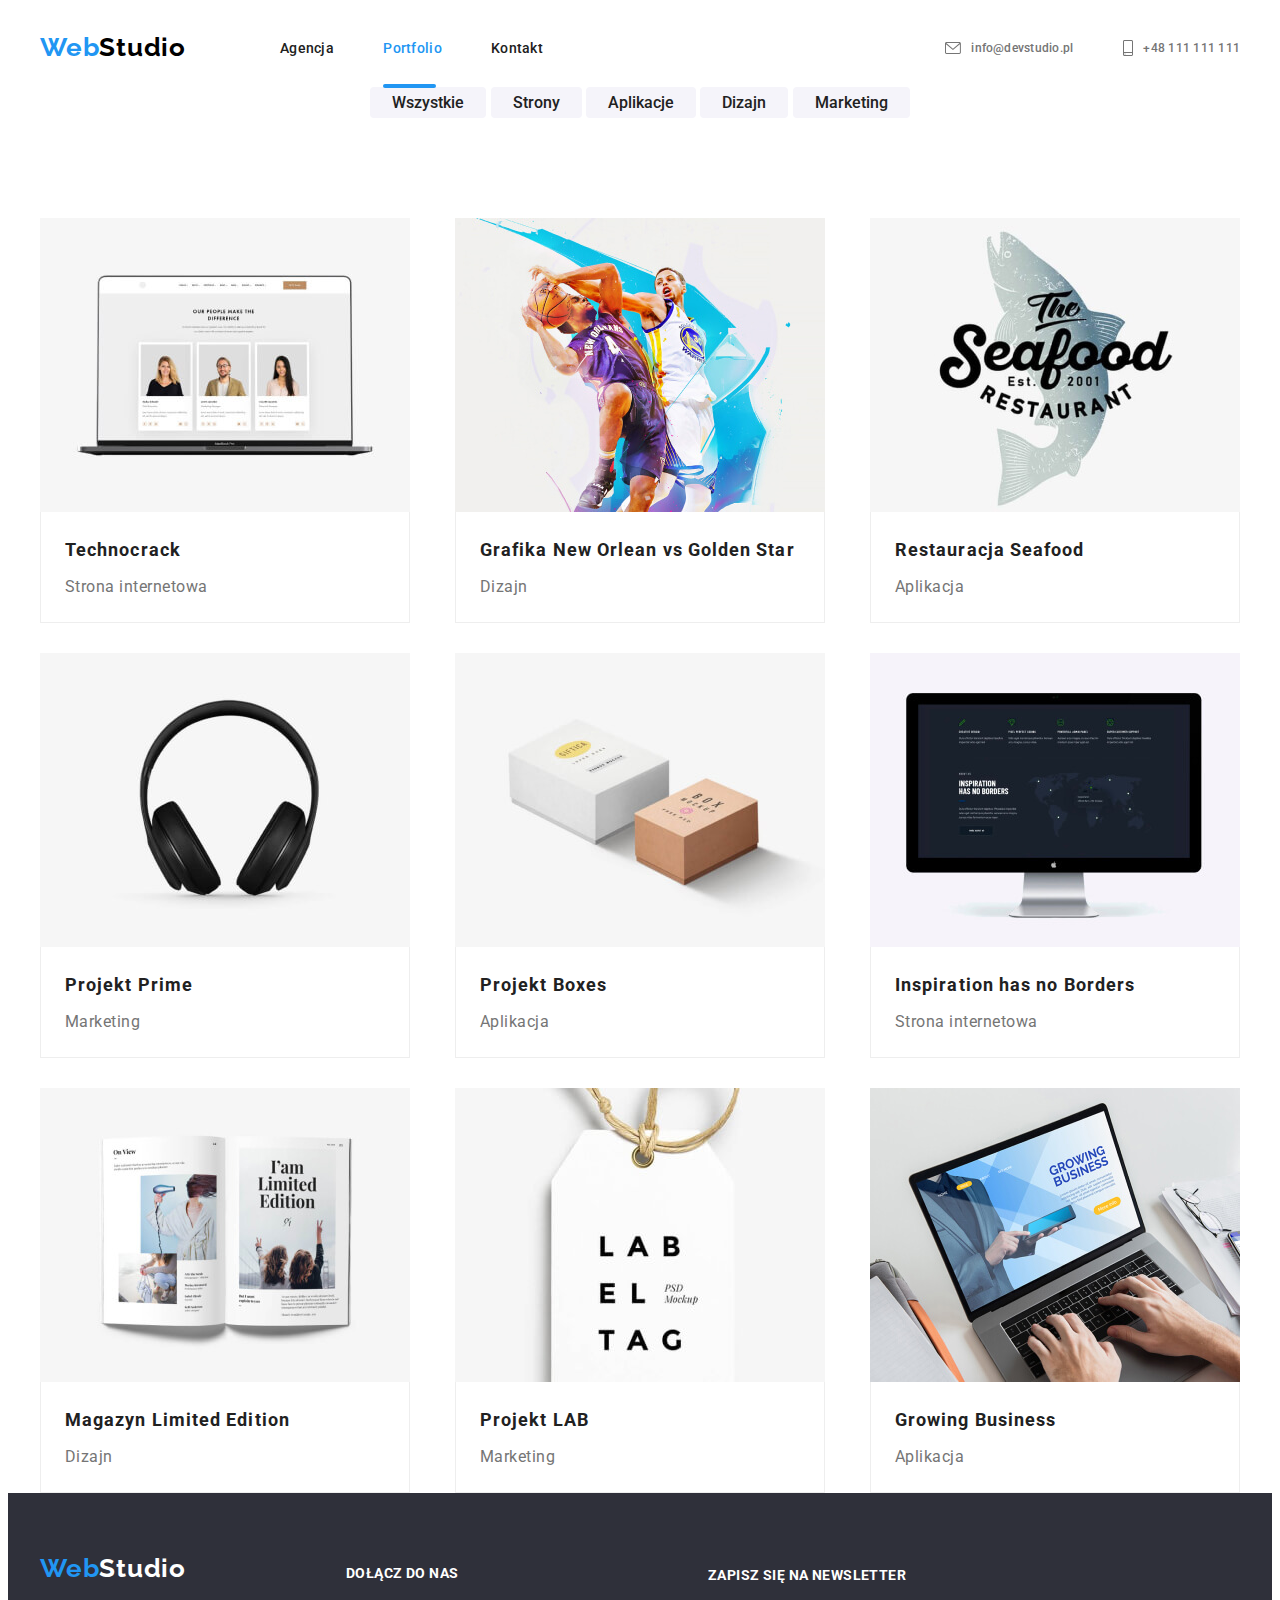
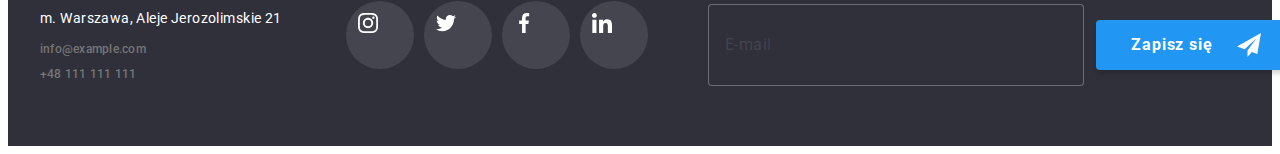
<file: portfolio.html>
<!DOCTYPE html>
<html lang="en">
  <head>
    <meta charset="UTF-8" />
    <meta http-equiv="X-UA-Compatible" content="IE=edge" />
    <meta
      name="WebStudio - Portfolio"
      content="Prace wykonywane przez software house Webstudio"
    />
    <title>Portfolio Webstudio</title>
    <link rel="preconnect" href="https://fonts.googleapis.com" />
    <link rel="preconnect" href="https://fonts.gstatic.com" crossorigin />
    <link
      href="https://fonts.googleapis.com/css2?family=Raleway:wght@700&family=Roboto:wght@400;500;700;900&display=swap"
      rel="stylesheet"
    />
    <link
      rel="stylesheet"
      href="https://cdnjs.cloudflare.com/ajax/libs/modern-normalize/1.1.0/modern-normalize.min.css"
      integrity="sha512-wpPYUAdjBVSE4KJnH1VR1HeZfpl1ub8YT/NKx4PuQ5NmX2tKuGu6U/JRp5y+Y8XG2tV+wKQpNHVUX03MfMFn9Q=="
      crossorigin="anonymous"
      referrerpolicy="no-referrer"
    />
    <link rel="stylesheet" href="css/main.min.css" />
  </head>
  <body>
    <header class="header">
      <nav class="container container--header">
        <div class="header__logo-box">
          <a class="link header__logo" href="index.html"
            >Web<span class="header__logo header__logo--black">Studio</span></a
          >

          <ul class="main-nav">
            <li class="main-nav__item">
              <a
                class="link main-nav__link"
                href="index.html"
                >Agencja</a
              >
            </li>
            <li class="main-nav__item">
              <a class="link main-nav__link--visited" href="portfolio.html">Portfolio</a>
            </li>
            <li class="main-nav__item">
              <a class="link main-nav__link" href="#section2">Kontakt</a>
            </li>
          </ul>
        </div>

        <div class="contact-block">
          <a class="contact-link" href="mailto:info@devstudio.pl">
            <svg width="16" height="12">
              <use href="./images/icons.svg#icon-envelope"></use>
            </svg>
            info@devstudio.pl</a
          >
          <a class="contact-link" href="tel:48111111111">
            <svg width="10" height="16">
              <use href="./images/icons.svg#icon-smartphone"></use>
            </svg>
            +48 111 111 111
          </a>
        </div>
      </nav>
    </header>
    <main>
      <section>
        <div class="container section portfolio">
          <ul class="portfolio__filters">
            <li class="portfolio__filters-item">
              <button type="button" class="portfolio-link portfolio__btn">
                Wszystkie
              </button>
            </li>
            <li class="portfolio-filters-item portfolio__filters-item">
              <button type="button" class="portfolio-link portfolio__btn">
                Strony
              </button>
            </li>
            <li class="portfolio-filters-item portfolio__filters-item">
              <button type="button" class="portfolio-link portfolio__btn">
                Aplikacje
              </button>
            </li>
            <li class="portfolio-filters-item portfolio__filters-item">
              <button type="button" class="portfolio-link portfolio__btn">
                Dizajn
              </button>
            </li>
            <li class="portfolio-filters-item portfolio__filters-item">
              <button type="button" class="portfolio-link portfolio__btn">
                Marketing
              </button>
            </li>
          </ul>
          <ul class="portfolio__list">
            <li class="portfolio__box">
              <div class="portfolio__pic">
                <img
                  src="images/portfolio/portfolio1.jpeg"
                  alt="Projekty stron internetowych"
                  width="370"
                  height="294"
                />
                <div class="portfolio__overlay">
                  <p>
                    Technocrack jest popularną platformą wykorzystywaną do
                    rozpowszechniania koronawirusa. Firmy wykorzystują tę
                    platformę do celów szpiegowskich i ataków na
                    niezabezpieczone serwery konkurencji
                  </p>
                </div>
              </div>
              <dl class="portfolio__txt-box">
                <dt class="portfolio__title">Technocrack</dt>
                <dd class="portfolio__desc">Strona internetowa</dd>
              </dl>
            </li>
            <li class="portfolio__box">
              <div class="portfolio__pic">
                <img
                  src="images/portfolio/portfolio2.jpeg"
                  alt="Projektowanie grafiki"
                  width="370"
                  height="294"
                />
                <div class="portfolio__overlay">
                  <p>
                    Technocrack jest popularną platformą wykorzystywaną do
                    rozpowszechniania koronawirusa. Firmy wykorzystują tę
                    platformę do celów szpiegowskich i ataków na
                    niezabezpieczone serwery konkurencji
                  </p>
                </div>
              </div>
              <dl class="portfolio__txt-box">
                <dt class="portfolio__title">
                  Grafika New Orlean vs Golden Star
                </dt>
                <dd class="portfolio__desc">Dizajn</dd>
              </dl>
            </li>
            <li class="portfolio__box">
              <div class="portfolio__pic">
                <img
                  src="images/portfolio/portfolio3.jpeg"
                  alt="Projekt aplikacji dla restauracji z owocami morza"
                  width="370"
                  height="294"
                />
                <div class="portfolio__overlay">
                  <p>
                    Technocrack jest popularną platformą wykorzystywaną do
                    rozpowszechniania koronawirusa. Firmy wykorzystują tę
                    platformę do celów szpiegowskich i ataków na
                    niezabezpieczone serwery konkurencji
                  </p>
                </div>
              </div>

              <dl class="portfolio__txt-box">
                <dt class="portfolio__title">Restauracja Seafood</dt>
                <dd class="portfolio__desc">Aplikacja</dd>
              </dl>
            </li>
            <li class="portfolio__box">
              <div class="portfolio__pic">
                <img
                  src="images/portfolio/portfolio4.jpeg"
                  alt="Działania marketingowe dla brany autio"
                  width="370"
                  height="294"
                />
                <div class="portfolio__overlay">
                  <p>
                    Technocrack jest popularną platformą wykorzystywaną do
                    rozpowszechniania koronawirusa. Firmy wykorzystują tę
                    platformę do celów szpiegowskich i ataków na
                    niezabezpieczone serwery konkurencji
                  </p>
                </div>
              </div>
              <dl class="portfolio__txt-box">
                <dt class="portfolio__title">Projekt Prime</dt>
                <dd class="portfolio__desc">Marketing</dd>
              </dl>
            </li>
            <li class="portfolio__box">
              <div class="portfolio__pic">
                <img
                  src="images/portfolio/portfolio5.jpeg"
                  alt="Aplikacja do projektowania opakowań"
                  width="370"
                  height="294"
                />
                <div class="portfolio__overlay">
                  <p>
                    Technocrack jest popularną platformą wykorzystywaną do
                    rozpowszechniania koronawirusa. Firmy wykorzystują tę
                    platformę do celów szpiegowskich i ataków na
                    niezabezpieczone serwery konkurencji
                  </p>
                </div>
              </div>
              <dl class="portfolio__txt-box">
                <dt class="portfolio__title">Projekt Boxes</dt>
                <dd class="portfolio__desc">Aplikacja</dd>
              </dl>
            </li>
            <li class="portfolio__box">
              <div class="portfolio__pic">
                <img
                  src="images/portfolio/portfolio6.jpeg"
                  alt="Proejkt strony Inspiration has no borders"
                  width="370"
                  height="294"
                />
                <div class="portfolio__overlay">
                  <p>
                    Technocrack jest popularną platformą wykorzystywaną do
                    rozpowszechniania koronawirusa. Firmy wykorzystują tę
                    platformę do celów szpiegowskich i ataków na
                    niezabezpieczone serwery konkurencji
                  </p>
                </div>
              </div>
              <dl class="portfolio__txt-box">
                <dt class="portfolio__title">Inspiration has no Borders</dt>
                <dd class="portfolio__desc">Strona internetowa</dd>
              </dl>
            </li>
            <li class="portfolio__box">
              <div class="portfolio__pic">
                <img
                  src="images/portfolio/portfolio7.jpeg"
                  alt="Komunikacja wizualna dla czasopisma Limited Edition"
                  width="370"
                  height="294"
                />
                <div class="portfolio__overlay">
                  <p>
                    Technocrack jest popularną platformą wykorzystywaną do
                    rozpowszechniania koronawirusa. Firmy wykorzystują tę
                    platformę do celów szpiegowskich i ataków na
                    niezabezpieczone serwery konkurencji
                  </p>
                </div>
              </div>
              <dl class="portfolio__txt-box">
                <dt class="portfolio__title">Magazyn Limited Edition</dt>
                <dd class="portfolio__desc">Dizajn</dd>
              </dl>
            </li>
            <li class="portfolio__box">
              <div class="portfolio__pic">
                <img
                  src="images/portfolio/portfolio8.jpeg"
                  alt="Marketing dla marki lab"
                  width="370"
                  height="294"
                />
                <div class="portfolio__overlay">
                  <p>
                    Technocrack jest popularną platformą wykorzystywaną do
                    rozpowszechniania koronawirusa. Firmy wykorzystują tę
                    platformę do celów szpiegowskich i ataków na
                    niezabezpieczone serwery konkurencji
                  </p>
                </div>
              </div>
              <dl class="portfolio__txt-box">
                <dt class="portfolio__title">Projekt LAB</dt>
                <dd class="portfolio__desc">Marketing</dd>
              </dl>
            </li>
            <li class="portfolio__box">
              <div class="portfolio__pic">
                <img
                  src="images/portfolio/portfolio9.jpeg"
                  alt="Projekt aplikacji growing business"
                  width="370"
                  height="294"
                />
                <div class="portfolio__overlay">
                  <p>
                    Technocrack jest popularną platformą wykorzystywaną do
                    rozpowszechniania koronawirusa. Firmy wykorzystują tę
                    platformę do celów szpiegowskich i ataków na
                    niezabezpieczone serwery konkurencji
                  </p>
                </div>
              </div>
              <dl class="portfolio__txt-box">
                <dt class="portfolio__title">Growing Business</dt>
                <dd class="portfolio__desc">Aplikacja</dd>
              </dl>
            </li>
          </ul>
        </div>
      </section>
    </main>
    <footer class="footer">
      <div class="container footer__box">
        <address id="section2">
          <div>
            <a class="footer__logo" href="index.html"
              >Web<span class="footer__logo-2">Studio</span></a
            >
          </div>
          <ul class="footer__list">
            <li>
              <a
                class="footer__adress"
                href="https://goo.gl/maps/t7D3Fm8JjVbQzfDk6"
                title="Lokalizacja"
                >m. Warszawa, Aleje Jerozolimskie 21</a
              >
            </li>
            <li>
              <a class="contact-link" href="mailto:info@example.com"
                >info@example.com</a
              >
            </li>
            <li>
              <a class="contact-link" href="tel:48111111111">+48 111 111 111</a>
            </li>
          </ul>
        </address>
        <div class="footer__social">
          <h4>Dołącz do nas</h4>
          <ul class="footer__icon-list">
            <li>
              <a class="footer__social-icon" href="#">
                <svg width="20" height="20">
                  <use href="./images/icons.svg#icon-instagram"></use>
                </svg>
              </a>
            </li>
            <li>
              <a class="footer__social-icon" href="#">
                <svg width="20" height="20">
                  <use href="./images/icons.svg#icon-twitter"></use>
                </svg>
              </a>
            </li>
            <li>
              <a class="footer__social-icon" href="#">
                <svg width="20" height="20">
                  <use href="./images/icons.svg#icon-facebook"></use>
                </svg>
              </a>
            </li>
            <li>
              <a class="footer__social-icon" href="#">
                <svg width="20" height="20">
                  <use href="./images/icons.svg#icon-linkedin"></use>
                </svg>
              </a>
            </li>
          </ul>
        </div>
        <div class="newsletter">
          <form name="newsletter" autocomplete="off">
            <label class="newsletter__label" for="newsletter"
              >Zapisz się na newsletter</label
            >
            <div class="newsletter__box">
              <input
                type="email"
                id="newsletter"
                name="email"
                placeholder="E-mail"
                class="newsletter__input hidden-input"
              />
              <button type="submit" class="newsletter__btn">
                <span>Zapisz się</span>
                <svg width="24" height="24">
                  <use href="./images/icons.svg#icon-send"></use>
                </svg>
              </button>
            </div>
          </form>
        </div>
      </div>
    </footer>
  </body>
</html>
</file>
<file: css/main.min.css>
h1,h2,h3,h4,h5,h6,p,ul,dl{margin:0px;padding:0px;border:0px}img{display:block;max-width:100%;height:auto}body{font-family:"Roboto","sans-serif";line-height:normal;color:#212121}a{text-decoration:none}.link{color:#212121;-webkit-transition-property:color;transition-property:color;-webkit-transition-duration:250ms;transition-duration:250ms;-webkit-transition-timing-function:cubic-bezier(0.4, 0, 0.2, 1);transition-timing-function:cubic-bezier(0.4, 0, 0.2, 1)}.link:hover{color:#2196f3;cursor:pointer}.link:active{color:#2196f3;cursor:pointer}.link:focus{color:#2196f3;cursor:pointer}.container{width:100%;max-width:1200px;margin:0 auto;padding:0px 15px}.container--header{display:-webkit-box;display:-ms-flexbox;display:flex;-webkit-box-pack:justify;-ms-flex-pack:justify;justify-content:space-between}.section{padding-bottom:0px}.heading-scd{font-size:36px;font-weight:700;letter-spacing:.03em;text-align:center}.header{font-family:"Raleway";border-bottom:px solid #ececec;font-style:normal;font-size:26px;font-weight:700;letter-spacing:.03em;line-height:31px;text-decoration:none}.header__logo-box{display:-webkit-box;display:-ms-flexbox;display:flex;-webkit-box-align:center;-ms-flex-align:center;align-items:center;padding:16px 0px}.header__logo{color:#2196f3}.header__logo--black{color:#000}@media screen and (min-width: 768px)and (max-width: 1199px){.header__logo--black{margin-right:83px}}@media screen and (min-width: 1200px){.header__logo-box{padding:24px 0px}.header__logo--black{margin-right:94px}}.main-nav{font-family:"Roboto","sans-serif";font-style:normal;font-weight:500;font-size:14px;line-height:16px;letter-spacing:.02em;list-style-type:none;display:inline-block;-webkit-box-align:center;-ms-flex-align:center;align-items:center;text-decoration:none}.main-nav__item{display:inline-block;text-decoration:none}.main-nav__item:first-of-type{margin-right:46px}.main-nav__item:last-of-type{margin-left:46px}.main-nav__link--visited{position:relative;color:#2196f3}.main-nav__link--visited::after{content:"";position:absolute;top:44px;display:block;width:53px;height:4px;background:#2196f3;border-radius:2px}.contact-block{display:-webkit-box;display:-ms-flexbox;display:flex;-webkit-box-pack:end;-ms-flex-pack:end;justify-content:flex-end;-webkit-box-align:center;-ms-flex-align:center;align-items:center}.contact-link{font-size:12px;color:#757575;letter-spacing:.02em;list-style-type:none;line-height:16px;font-family:"Roboto","sans-serif";font-style:normal;font-weight:500;-webkit-transition-property:color;transition-property:color;-webkit-transition-duration:250ms;transition-duration:250ms;-webkit-transition-timing-function:cubic-bezier(0.4, 0, 0.2, 1);transition-timing-function:cubic-bezier(0.4, 0, 0.2, 1);display:-webkit-box;display:-ms-flexbox;display:flex;-webkit-box-align:center;-ms-flex-align:center;align-items:center;gap:10px}.contact-link:hover{color:#2196f3;cursor:pointer}.contact-link:active{color:#2196f3;cursor:pointer}.contact-link:focus{color:#2196f3;cursor:pointer}.contact-link:first-of-type{margin-right:50px}@media screen and (min-width: 768px)and (max-width: 1199px){.contact-block{-webkit-box-orient:vertical;-webkit-box-direction:normal;-ms-flex-direction:column;flex-direction:column;-webkit-box-align:start;-ms-flex-align:start;align-items:flex-start;gap:10px;padding:21px 0px}.contact-link:first-of-type{margin-right:0px}}@media screen and (max-width: 767px){.main-nav,.contact-block{display:none}}@media screen and (min-width: 768px){.menu-toggle{display:none}}.menu-toggle{outline:none;background:none;border:none;padding:0px}.mobile-menu{position:fixed;top:0;left:0;width:100vw;height:100vh;background-color:#fff;z-index:999;-webkit-transform:translateX(100%);transform:translateX(100%);-webkit-transition:-webkit-transform 250ms ease-in-out;transition:-webkit-transform 250ms ease-in-out;transition:transform 250ms ease-in-out;transition:transform 250ms ease-in-out, -webkit-transform 250ms ease-in-out}.mobile-menu.is-open{-webkit-transform:translateX(0);transform:translateX(0)}.mobile-menu .menu-toggle{position:absolute;top:16px;right:16px;color:#fff}.mobile-menu__icon{color:#212121;cursor:pointer;-webkit-transition-property:color;transition-property:color;-webkit-transition-duration:250ms;transition-duration:250ms;-webkit-transition-timing-function:cubic-bezier(0.4, 0, 0.2, 1);transition-timing-function:cubic-bezier(0.4, 0, 0.2, 1)}.mobile-menu__icon:hover{color:#2196f3}.mobile-menu__icon--close{-webkit-transition-property:-webkit-transform;transition-property:-webkit-transform;transition-property:transform;transition-property:transform, -webkit-transform;-webkit-transition-duration:250ms;transition-duration:250ms;-webkit-transition-timing-function:ease;transition-timing-function:ease}.mobile-menu__icon--close:hover{-webkit-transform:rotate(540deg);transform:rotate(540deg)}.mobile-menu__content{height:100vh;padding:32px;display:-webkit-box;display:-ms-flexbox;display:flex;-webkit-box-orient:vertical;-webkit-box-direction:normal;-ms-flex-direction:column;flex-direction:column;-webkit-box-pack:justify;-ms-flex-pack:justify;justify-content:space-between}.mobile-menu__list{padding:0;margin:0;list-style:none;margin-bottom:36px}.mobile-menu__item{margin-bottom:36px}.mobile-menu__item:last-child{margin-bottom:0}.mobile-menu__link{font-size:40px;font-weight:500;color:#212121;text-decoration:none}.mobile-menu__link:hover{color:#2196f3}.mobile-menu__tel{margin-bottom:32px}.mobile-menu__tel-link{font-weight:500;font-size:34px;color:#2196f3;text-decoration:none}.mobile-menu__mail{margin-bottom:64px}.mobile-menu__mail-link{font-weight:500;font-size:24px;color:#757575;text-decoration:none}.mobile-menu__socials-item{display:inline-block;border-right:1px solid rgba(33,33,33,.2);margin-right:10px;padding-right:10px}.mobile-menu__socials-item:last-child{border:none;margin:none;padding:none}.mobile-menu__socials-link{font-weight:500;font-size:18px;color:#2196f3;text-decoration:none}.hero{background-color:#2f303a;height:400px;padding:118px 0px;background-image:-webkit-gradient(linear, left top, left bottom, from(rgba(47, 48, 58, 0.4)), to(rgba(47, 48, 58, 0.4))),url("../images/hero.jpeg");background-image:linear-gradient(to bottom, rgba(47, 48, 58, 0.4), rgba(47, 48, 58, 0.4)),url("../images/hero.jpeg");background-size:cover;background-repeat:no-repeat;background-position:center}.hero__flex{display:-webkit-box;display:-ms-flexbox;display:flex;-webkit-box-orient:vertical;-webkit-box-direction:normal;-ms-flex-direction:column;flex-direction:column;-webkit-box-align:center;-ms-flex-align:center;align-items:center;padding:0px 57px}.hero__txt{color:#fff;font-family:"Roboto","sans-serif";font-style:normal;font-weight:900;line-height:1.36;font-size:26px;text-transform:uppercase;letter-spacing:.06em;text-align:center}.hero__btn{background-color:#2196f3;color:#fff;font-family:"Roboto","sans-serif";font-style:normal;font-size:16px;font-weight:700;line-height:1.88;letter-spacing:.06em;cursor:pointer;-webkit-box-shadow:0px 4px 4px rgba(0,0,0,.15);box-shadow:0px 4px 4px rgba(0,0,0,.15);border-radius:4px;border:none;display:-webkit-box;display:-ms-flexbox;display:flex;-webkit-box-pack:center;-ms-flex-pack:center;justify-content:center;-webkit-box-align:center;-ms-flex-align:center;align-items:center;text-align:center;padding:10px 41px 10px 42px;margin-top:30px}@media(min-device-pixel-ratio: 2),(-webkit-min-device-pixel-ratio: 2),(min-resolution: 192dpi),(min-resolution: 2dppx){.hero{background-image:-webkit-gradient(linear, left top, left bottom, from(rgba(47, 48, 58, 0.4)), to(rgba(47, 48, 58, 0.4))),url(../images/hero@2x.jpeg);background-image:linear-gradient(rgba(47, 48, 58, 0.4), rgba(47, 48, 58, 0.4)),url(../images/hero@2x.jpeg)}}@media(min-device-pixel-ratio: 3),(-webkit-min-device-pixel-ratio: 3),(min-resolution: 288dpi),(min-resolution: 3dppx){.hero{background-image:-webkit-gradient(linear, left top, left bottom, from(rgba(47, 48, 58, 0.4)), to(rgba(47, 48, 58, 0.4))),url(../images/hero@3x.jpeg);background-image:linear-gradient(rgba(47, 48, 58, 0.4), rgba(47, 48, 58, 0.4)),url(../images/hero@3x.jpeg)}}@media screen and (min-width: 768px)and (max-width: 1199px){.hero__flex{padding:0px 200px}}@media screen and (min-width: 1200px){.hero{height:600px;display:-webkit-box;display:-ms-flexbox;display:flex;-webkit-box-align:center;-ms-flex-align:center;align-items:center}.hero__txt{font-size:44px;line-height:1.4}}.our-adv{background-color:#fff;padding:60px 15px}.our-adv__card{display:-webkit-box;display:-ms-flexbox;display:flex}.our-adv__list{gap:30px;display:-webkit-box;display:-ms-flexbox;display:flex;-webkit-box-orient:vertical;-webkit-box-direction:normal;-ms-flex-direction:column;flex-direction:column;-webkit-box-pack:center;-ms-flex-pack:center;justify-content:center}.our-adv__icon{background-color:#f5f4fa;border-radius:4px;display:-webkit-box;display:-ms-flexbox;display:flex;-webkit-box-pack:center;-ms-flex-pack:center;justify-content:center;padding:25px 0px}.our-adv__title{text-align:center;color:#212121;text-transform:uppercase;font-size:14px;letter-spacing:.03em;font-weight:700;line-height:16px;margin-bottom:10px;margin-top:30px}.our-adv__desc{text-align:left;color:#757575;line-height:1.71;letter-spacing:.03em;font-family:"Roboto";font-style:normal;font-weight:400;font-size:14px;line-height:24px;margin-left:0}@media screen and (min-width: 768px)and (max-width: 1199px){.our-adv__title{text-align:left}.our-adv__list{-webkit-box-pack:justify;-ms-flex-pack:justify;justify-content:space-between;-webkit-box-orient:horizontal;-webkit-box-direction:normal;-ms-flex-direction:row;flex-direction:row;-ms-flex-wrap:wrap;flex-wrap:wrap}.our-adv__card{-ms-flex-preferred-size:calc((100% - 30px)/2);flex-basis:calc((100% - 30px)/2)}}@media screen and (min-width: 1200px){.our-adv{padding:94px 15px}.our-adv__list{-webkit-box-orient:horizontal;-webkit-box-direction:normal;-ms-flex-direction:row;flex-direction:row;-ms-flex-wrap:nowrap;flex-wrap:nowrap}.our-adv__title{text-align:left}}.what-we-do{font-family:"Roboto","sans-serif";font-style:normal;font-weight:700;font-size:14px;line-height:16px;text-align:center;letter-spacing:.03em;text-transform:uppercase;color:#fff;text-align:center;display:none;gap:30px;margin-top:50px;padding-bottom:94px;list-style:none}.what-we-do__title{display:none}.what-we-do__item{position:relative}.what-we-do__overlay{position:absolute;bottom:0px;width:100%;height:70px;background:rgba(47,48,58,.8);padding:27px 90px}@media screen and (min-width: 1200px){.what-we-do{display:-webkit-box;display:-ms-flexbox;display:flex}.what-we-do__title{display:block}}.team{background-color:#f5f4fa;padding:60px 0px}.team__list{display:-webkit-box;display:-ms-flexbox;display:flex;-webkit-box-orient:vertical;-webkit-box-direction:normal;-ms-flex-direction:column;flex-direction:column;-ms-flex-line-pack:center;align-content:center;margin-top:30px;gap:30px}.team__card{display:-webkit-box;display:-ms-flexbox;display:flex;-webkit-box-align:center;-ms-flex-align:center;align-items:center;-webkit-box-orient:vertical;-webkit-box-direction:normal;-ms-flex-direction:column;flex-direction:column;background-color:#fff;-webkit-box-shadow:0px 1px 3px rgba(0,0,0,.12),0px 1px 1px rgba(0,0,0,.14),0px 2px 1px rgba(0,0,0,.2);box-shadow:0px 1px 3px rgba(0,0,0,.12),0px 1px 1px rgba(0,0,0,.14),0px 2px 1px rgba(0,0,0,.2);border-radius:0px 0px 4px 4px}.team__name{text-transform:capitalize;font-size:16;letter-spacing:.03em;font-weight:500;line-height:19px;text-align:center;color:#212121;margin-top:30px}.team__desc{text-transform:capitalize;color:#757575;font-family:"Roboto","sans-serif";font-style:normal;font-weight:400;font-size:16px;line-height:19px;text-align:center;letter-spacing:.03em;margin-left:0px;margin-top:10px;margin-bottom:16px}.team__icon-list{display:-webkit-box;display:-ms-flexbox;display:flex;-webkit-box-pack:center;-ms-flex-pack:center;justify-content:center;padding:0px 32px;margin-bottom:30px;list-style-type:none}.team__icon-sm{color:#afb1b8;width:44px;height:44px;border-radius:50%;display:inline-block;padding:12px;-webkit-transition-property:color,background-color;transition-property:color,background-color;-webkit-transition-duration:250ms;transition-duration:250ms;-webkit-transition-timing-function:cubic-bezier(0.4, 0, 0.2, 1);transition-timing-function:cubic-bezier(0.4, 0, 0.2, 1)}.team__icon-sm:hover{background-color:#2196f3;color:#fff;width:44px;height:44px;border-radius:50%;display:inline-block;padding:12px}.team__icon-sm:focus{background-color:#2196f3;color:#fff;width:44px;height:44px;border-radius:50%;display:inline-block;padding:12px}@media screen and (min-width: 768px)and (max-width: 1199px){.team__list{-ms-flex-wrap:wrap;flex-wrap:wrap;-webkit-box-orient:horizontal;-webkit-box-direction:normal;-ms-flex-direction:row;flex-direction:row}.team__card{-ms-flex-preferred-size:calc((100% - 30px)/2);flex-basis:calc((100% - 30px)/2)}}@media screen and (min-width: 1200px){.team{padding:94px 0px}.team__list{margin-top:50px;-ms-flex-wrap:nowrap;flex-wrap:nowrap;-webkit-box-orient:horizontal;-webkit-box-direction:normal;-ms-flex-direction:row;flex-direction:row}}.clients{background-color:#fff;padding:60px 15px}.clients__list{display:-webkit-box;display:-ms-flexbox;display:flex;-webkit-box-pack:center;-ms-flex-pack:center;justify-content:center;-ms-flex-wrap:wrap;flex-wrap:wrap;margin-top:30px;gap:20px;list-style-type:none}.clients__list-item{-ms-flex-preferred-size:calc((100% - 30px)/2);flex-basis:calc((100% - 30px)/2)}.clients__box{width:100%;height:auto;border:1px solid #afb1b8;border-radius:4px;color:#afb1b8;display:-webkit-box;display:-ms-flexbox;display:flex;-webkit-box-pack:center;-ms-flex-pack:center;justify-content:center;-webkit-box-align:center;-ms-flex-align:center;align-items:center;padding:16px 32px;-webkit-transition-property:color;transition-property:color;-webkit-transition-duration:250ms;transition-duration:250ms;-webkit-transition-timing-function:cubic-bezier(0.4, 0, 0.2, 1);transition-timing-function:cubic-bezier(0.4, 0, 0.2, 1)}.clients__box:hover{border:1px solid #2196f3;color:#2196f3}.clients__box:focus{border:1px solid #2196f3;color:#2196f3}@media screen and (min-width: 768px)and (max-width: 1199px){.clients__list-item{-ms-flex-preferred-size:calc((100% - 60px)/3);flex-basis:calc((100% - 60px)/3)}}@media screen and (min-width: 1200px){.clients{padding:94px 15px}.clients__list{-ms-flex-wrap:nowrap;flex-wrap:nowrap;-webkit-box-pack:justify;-ms-flex-pack:justify;justify-content:space-between}}.portfolio{background-color:#fff}.portfolio__filters{text-align:center;cursor:pointer;line-height:1.62;letter-spacing:.03em;margin-bottom:50px}.portfolio__filters-item{text-align:center;cursor:pointer;line-height:1.62;letter-spacing:.03em;margin-bottom:50px;display:inline-block;text-decoration:none}.portfolio__btn{background-color:#f5f4fa;color:#212121;font-family:"Roboto","sans-serif";font-style:normal;font-weight:500;font-size:16px;text-align:center;border-radius:4px;padding:6px 22px;border:rgba(0,0,0,0);-webkit-transition-property:color,background-color,-webkit-box-shadow;transition-property:color,background-color,-webkit-box-shadow;transition-property:color,background-color,box-shadow;transition-property:color,background-color,box-shadow,-webkit-box-shadow;-webkit-transition-duration:250ms;transition-duration:250ms;-webkit-transition-timing-function:cubic-bezier(0.4, 0, 0.2, 1);transition-timing-function:cubic-bezier(0.4, 0, 0.2, 1)}.portfolio__btn:hover,.portfolio__btn:focus,.portfolio__btn:active{background-color:#2196f3;color:#fff;cursor:pointer;-webkit-box-shadow:0px 3px 1px rgba(0,0,0,.1),0px 1px 2px rgba(0,0,0,.08),0px 2px 2px rgba(0,0,0,.12);box-shadow:0px 3px 1px rgba(0,0,0,.1),0px 1px 2px rgba(0,0,0,.08),0px 2px 2px rgba(0,0,0,.12);border-radius:4px}.portfolio__list{list-style-type:none;display:-webkit-box;display:-ms-flexbox;display:flex;-webkit-box-pack:justify;-ms-flex-pack:justify;justify-content:space-between;gap:30px;-ms-flex-wrap:wrap;flex-wrap:wrap}.portfolio .portoflio__box{display:-webkit-box;display:-ms-flexbox;display:flex;-webkit-transition-property:-webkit-box-shadow;transition-property:-webkit-box-shadow;transition-property:box-shadow;transition-property:box-shadow, -webkit-box-shadow;-webkit-transition-duration:250ms;transition-duration:250ms;-webkit-transition-timing-function:cubic-bezier(0.4, 0, 0.2, 1);transition-timing-function:cubic-bezier(0.4, 0, 0.2, 1)}.portfolio__box:hover,.portfolio__box:focus{-webkit-box-shadow:0px 1px 1px rgba(0,0,0,.12),0px 4px 4px rgba(0,0,0,.06),1px 4px 6px rgba(0,0,0,.16);box-shadow:0px 1px 1px rgba(0,0,0,.12),0px 4px 4px rgba(0,0,0,.06),1px 4px 6px rgba(0,0,0,.16)}.portfolio__pic{position:relative;width:370px;height:294px;overflow:hidden}.portfolio__pic:hover .portfolio__overlay{-webkit-transform:translateY(0);transform:translateY(0)}.portfolio__overlay{position:absolute;top:0;padding:49px 45px 49px 24px;font-family:"Roboto";font-style:normal;font-weight:400;font-size:18px;line-height:28px;letter-spacing:.03em;background:rgba(33,150,243,.9);color:#fff;-webkit-transform:translateY(100%);transform:translateY(100%);-webkit-transition-property:-webkit-transform;transition-property:-webkit-transform;transition-property:transform;transition-property:transform, -webkit-transform;-webkit-transition-duration:250ms;transition-duration:250ms;-webkit-transition-timing-function:ease;transition-timing-function:ease}.portfolio__txt-box{background:#fff;border:1px solid #eee;border-top:none;padding:20px 24px}.portfolio__title{color:#212121;font-weight:700;font-size:18px;letter-spacing:.06em;line-height:2;text-align:left}.portfolio__desc{color:#757575;font-size:16px;text-align:left;line-height:1.88;letter-spacing:.03em;margin-left:0px;margin-top:4px}.backdrop{position:fixed;left:0px;top:0px;width:100%;height:100%;background:rgba(0,0,0,.2);-webkit-transition:scale(1);transition:scale(1);-webkit-transition-duration:250ms;transition-duration:250ms;-webkit-transition-timing-function:ease;transition-timing-function:ease}.is-hidden{visibility:hidden;pointer-events:none;opacity:0}.backdrop.is-hidden .modal{-webkit-transform:translate(-50%, -50%) scale(0.1);transform:translate(-50%, -50%) scale(0.1)}.modal{font-family:"Roboto","sans-serif";font-style:normal;font-weight:400;font-size:14px;line-height:24px;letter-spacing:.03em;position:absolute;left:50%;top:50%;width:calc(100vw - 30px);max-width:450px;padding:40px;min-height:581px;-webkit-box-shadow:0px 1px 3px rgba(0,0,0,.12),0px 1px 1px rgba(0,0,0,.14),0px 2px 1px rgba(0,0,0,.2);box-shadow:0px 1px 3px rgba(0,0,0,.12),0px 1px 1px rgba(0,0,0,.14),0px 2px 1px rgba(0,0,0,.2);border-radius:4px;background-color:#fff;-webkit-transform:translate(-50%, -50%) scale(1);transform:translate(-50%, -50%) scale(1);-webkit-transition-property:-webkit-transform;transition-property:-webkit-transform;transition-property:transform;transition-property:transform, -webkit-transform;-webkit-transition-duration:250ms;transition-duration:250ms;-webkit-transition-timing-function:linear;transition-timing-function:linear}.modal__label{font-size:12px;line-height:14px;letter-spacing:.01em;color:#757575}.modal__title{font-weight:700;font-size:20px;line-height:23px;text-align:center;color:#212121;margin-bottom:12px}.modal__input-icon{position:absolute;top:29px;left:15px}.modal__input-group{display:-webkit-box;display:-ms-flexbox;display:flex;-webkit-box-orient:vertical;-webkit-box-direction:normal;-ms-flex-direction:column;flex-direction:column;width:100%;gap:4px;position:relative}.modal__input-group:hover .modal__input-icon{color:#2196f3;-webkit-transition-property:color;transition-property:color;-webkit-transition-duration:250ms;transition-duration:250ms;-webkit-transition-timing-function:cubic-bezier(0.4, 0, 0.2, 1);transition-timing-function:cubic-bezier(0.4, 0, 0.2, 1)}.modal__input-group:active .modal__input-icon{color:#2196f3;-webkit-transition-property:color;transition-property:color;-webkit-transition-duration:250ms;transition-duration:250ms;-webkit-transition-timing-function:cubic-bezier(0.4, 0, 0.2, 1);transition-timing-function:cubic-bezier(0.4, 0, 0.2, 1)}.modal__input-group:focus .modal__input-icon{color:#2196f3;-webkit-transition-property:color;transition-property:color;-webkit-transition-duration:250ms;transition-duration:250ms;-webkit-transition-timing-function:cubic-bezier(0.4, 0, 0.2, 1);transition-timing-function:cubic-bezier(0.4, 0, 0.2, 1)}.modal__input-group-2{display:-webkit-box;display:-ms-flexbox;display:flex;-webkit-box-orient:vertical;-webkit-box-direction:normal;-ms-flex-direction:column;flex-direction:column;-webkit-box-pack:center;-ms-flex-pack:center;justify-content:center;-webkit-box-align:center;-ms-flex-align:center;align-items:center;gap:30px;margin-top:20px}.modal__input-group-2-label{color:#757575;font-size:12px}.modal__input-agreements{text-decoration:underline;color:#2196f3}.modal__input-border{padding:12px 0px 12px 42px;border:1px solid rgba(33,33,33,.2);border-radius:4px;height:40px;margin-bottom:10px}.modal__input-border:hover{border:1px solid #2196f3;outline:none;-webkit-transition-property:border;transition-property:border;-webkit-transition-duration:250ms;transition-duration:250ms;-webkit-transition-timing-function:cubic-bezier(0.4, 0, 0.2, 1);transition-timing-function:cubic-bezier(0.4, 0, 0.2, 1)}.modal__input-border:focus{border:1px solid #2196f3;outline:none;-webkit-transition-property:border;transition-property:border;-webkit-transition-duration:250ms;transition-duration:250ms;-webkit-transition-timing-function:cubic-bezier(0.4, 0, 0.2, 1);transition-timing-function:cubic-bezier(0.4, 0, 0.2, 1)}.modal__input-border:active{border:1px solid #2196f3;outline:none;-webkit-transition-property:border;transition-property:border;-webkit-transition-duration:250ms;transition-duration:250ms;-webkit-transition-timing-function:cubic-bezier(0.4, 0, 0.2, 1);transition-timing-function:cubic-bezier(0.4, 0, 0.2, 1)}.modal__textarea{padding:12px 16px;font-size:12px;line-height:14px;letter-spacing:.01em;resize:none;height:120px}.modal__textarea::-webkit-input-placeholder{color:rgba(117,117,117,.5)}.modal__textarea::-moz-placeholder{color:rgba(117,117,117,.5)}.modal__textarea:-ms-input-placeholder{color:rgba(117,117,117,.5)}.modal__textarea::-ms-input-placeholder{color:rgba(117,117,117,.5)}.modal__textarea::placeholder{color:rgba(117,117,117,.5)}.modal__btn-close{position:absolute;right:8px;top:8px;width:30px;height:30px;border-radius:50%;background:#fff;border:1px solid rgba(0,0,0,.1);cursor:pointer}.modal__btn-submit{padding:10px 76px;background:#2196f3;-webkit-box-shadow:0px 4px 4px rgba(0,0,0,.15);box-shadow:0px 4px 4px rgba(0,0,0,.15);border-radius:4px;font-family:"Roboto","sans-serif";font-style:normal;font-weight:700;font-size:16px;line-height:30px;display:-webkit-box;display:-ms-flexbox;display:flex;-webkit-box-align:center;-ms-flex-align:center;align-items:center;text-align:center;letter-spacing:.06em;color:#fff;border:none}.modal__btn-submit:hover{-webkit-box-shadow:0px 6px 6px rgba(0,0,0,.15);box-shadow:0px 6px 6px rgba(0,0,0,.15);color:#f5f4fa;-webkit-transition-property:color,-webkit-box-shadow;transition-property:color,-webkit-box-shadow;transition-property:color,box-shadow;transition-property:color,box-shadow,-webkit-box-shadow;-webkit-transition-duration:250ms;transition-duration:250ms;-webkit-transition-timing-function:cubic-bezier(0.4, 0, 0.2, 1);transition-timing-function:cubic-bezier(0.4, 0, 0.2, 1)}.modal__btn-submit:active{-webkit-box-shadow:0px 6px 6px rgba(0,0,0,.15);box-shadow:0px 6px 6px rgba(0,0,0,.15);color:#f5f4fa;-webkit-transition-property:color,-webkit-box-shadow;transition-property:color,-webkit-box-shadow;transition-property:color,box-shadow;transition-property:color,box-shadow,-webkit-box-shadow;-webkit-transition-duration:250ms;transition-duration:250ms;-webkit-transition-timing-function:cubic-bezier(0.4, 0, 0.2, 1);transition-timing-function:cubic-bezier(0.4, 0, 0.2, 1)}.modal__btn-submit:focus{-webkit-box-shadow:0px 6px 6px rgba(0,0,0,.15);box-shadow:0px 6px 6px rgba(0,0,0,.15);color:#f5f4fa;-webkit-transition-property:color,-webkit-box-shadow;transition-property:color,-webkit-box-shadow;transition-property:color,box-shadow;transition-property:color,box-shadow,-webkit-box-shadow;-webkit-transition-duration:250ms;transition-duration:250ms;-webkit-transition-timing-function:cubic-bezier(0.4, 0, 0.2, 1);transition-timing-function:cubic-bezier(0.4, 0, 0.2, 1)}@media screen and (min-width: 1200px){.modal{max-width:528px}.modal__input-group-2-label{font-size:14px}}.custom-checkbox{position:relative;display:-webkit-box;display:-ms-flexbox;display:flex;-webkit-box-align:center;-ms-flex-align:center;align-items:center}.custom-checkbox__icon{position:absolute;top:20%;color:#212121;opacity:0;background-color:#fff;-webkit-transition-property:opacity color background-color;transition-property:opacity color background-color;-webkit-transition-duration:250ms;transition-duration:250ms;-webkit-transition-timing-function:ease-in-out;transition-timing-function:ease-in-out}.custom-checkbox__input{-webkit-appearance:none;-moz-appearance:none;appearance:none;background:#fff;margin:0px;border:2px solid #212121;width:16px;height:15px;border-radius:2px;margin-right:8px}.custom-checkbox__input:checked+.custom-checkbox__icon{opacity:1;color:#fff;background-color:#2196f3}.footer{background-color:#2f303a;padding:60px 0px}.footer__box{display:-webkit-box;display:-ms-flexbox;display:flex;-webkit-box-orient:vertical;-webkit-box-direction:normal;-ms-flex-direction:column;flex-direction:column;-webkit-box-align:center;-ms-flex-align:center;align-items:center;text-align:center;gap:60px}.footer__logo{font-family:"Raleway";font-style:normal;font-size:26px;font-weight:700;color:#2196f3;letter-spacing:.03em;line-height:31px;text-decoration:none}.footer__logo-2{color:#fff;font-family:"Raleway";font-style:normal;font-weight:700;font-size:26px;line-height:31px;letter-spacing:.03em}.footer__list{list-style-type:none;line-height:1.71;letter-spacing:.03em;display:-webkit-box;display:-ms-flexbox;display:flex;-webkit-box-pack:center;-ms-flex-pack:center;justify-content:center;-webkit-box-orient:vertical;-webkit-box-direction:normal;-ms-flex-direction:column;flex-direction:column;gap:9px;margin-top:20px}.footer__adress{color:#fff;font-family:"Roboto","sans-serif";font-style:normal;font-weight:400;font-size:14px;line-height:24px;letter-spacing:.03em}.footer__social{font-family:"Roboto","sans-serif";font-style:normal;font-weight:700;font-size:14px;line-height:16px;letter-spacing:.03em;text-transform:uppercase;color:#fff;display:-webkit-box;display:-ms-flexbox;display:flex;-webkit-box-orient:vertical;-webkit-box-direction:normal;-ms-flex-direction:column;flex-direction:column;padding-top:12px}.footer__icon-list{display:-webkit-box;display:-ms-flexbox;display:flex;-webkit-box-pack:justify;-ms-flex-pack:justify;justify-content:space-between;gap:10px;margin-top:20px;list-style-type:none}.footer__social-icon{color:#fff;background-color:rgba(255,255,255,.1);width:44px;height:44px;border-radius:50%;display:inline-block;padding:12px;-webkit-transition-property:background-color;transition-property:background-color;-webkit-transition-duration:250ms;transition-duration:250ms;-webkit-transition-timing-function:cubic-bezier(0.4, 0, 0.2, 1);transition-timing-function:cubic-bezier(0.4, 0, 0.2, 1)}.footer__social-icon:hover{background-color:#2196f3}.footer__social-icon:focus{background-color:#2196f3}.contact-link-footer{font-size:14px;color:#757575;letter-spacing:.02em;list-style-type:none;line-height:16px;font-style:normal;font-weight:500;-webkit-transition-property:color;transition-property:color;-webkit-transition-duration:250ms;transition-duration:250ms;-webkit-transition-timing-function:cubic-bezier(0.4, 0, 0.2, 1);transition-timing-function:cubic-bezier(0.4, 0, 0.2, 1)}.contact-link-footer:hover{color:#2196f3;cursor:pointer}.contact-link-footer:active{color:#2196f3;cursor:pointer}.contact-link-footer:focus{color:#2196f3;cursor:pointer}.newsletter{width:100%}.newsletter__label{font-family:"Roboto","sans-serif";font-style:normal;font-weight:700;font-size:14px;line-height:16px;letter-spacing:.03em;text-transform:uppercase;color:#fff}.newsletter__box{display:-webkit-box;display:-ms-flexbox;display:flex;-webkit-box-orient:vertical;-webkit-box-direction:normal;-ms-flex-direction:column;flex-direction:column;-webkit-box-align:center;-ms-flex-align:center;align-items:center;gap:12px;margin-top:20px}.newsletter__input{color:#fff;width:100%;max-width:450px;height:50px;padding:15px 0px 15px 16px;background-color:#2f303a;border:1px solid rgba(255,255,255,.3);-webkit-filter:drop-shadow 0px 4px 4px rgba(0,0,0,.15);filter:drop-shadow 0px 4px 4px rgba(0,0,0,.15);border-radius:4px;outline:none;-webkit-transition-property:border;transition-property:border;-webkit-transition-duration:250ms;transition-duration:250ms;-webkit-transition-timing-function:cubic-bezier(0.4, 0, 0.2, 1);transition-timing-function:cubic-bezier(0.4, 0, 0.2, 1)}.newsletter__input:hover{border:1px solid #2196f3}.newsletter__input:focus{border:1px solid #2196f3}.newsletter__input::-webkit-input-placeholder{font-family:"Roboto","sans-serif";font-style:normal;font-weight:400;font-size:16px;line-height:20px;display:-webkit-box;display:flex;-webkit-box-align:center;align-items:center;letter-spacing:.03em;color:rgba(255,255,255,.1)}.newsletter__input::-moz-placeholder{font-family:"Roboto","sans-serif";font-style:normal;font-weight:400;font-size:16px;line-height:20px;display:flex;align-items:center;letter-spacing:.03em;color:rgba(255,255,255,.1)}.newsletter__input:-ms-input-placeholder{font-family:"Roboto","sans-serif";font-style:normal;font-weight:400;font-size:16px;line-height:20px;display:-ms-flexbox;display:flex;-ms-flex-align:center;align-items:center;letter-spacing:.03em;color:rgba(255,255,255,.1)}.newsletter__input::-ms-input-placeholder{font-family:"Roboto","sans-serif";font-style:normal;font-weight:400;font-size:16px;line-height:20px;display:-ms-flexbox;display:flex;-ms-flex-align:center;align-items:center;letter-spacing:.03em;color:rgba(255,255,255,.1)}.newsletter__input::placeholder{font-family:"Roboto","sans-serif";font-style:normal;font-weight:400;font-size:16px;line-height:20px;display:-webkit-box;display:-ms-flexbox;display:flex;-webkit-box-align:center;-ms-flex-align:center;align-items:center;letter-spacing:.03em;color:rgba(255,255,255,.1)}.newsletter__btn{display:-webkit-box;display:-ms-flexbox;display:flex;-webkit-box-pack:center;-ms-flex-pack:center;justify-content:center;-webkit-box-align:center;-ms-flex-align:center;align-items:center;text-align:center;gap:24px;padding:10px 0px 10px;width:200px;height:50px;font-family:"Roboto","sans-serif";font-style:normal;font-weight:700;font-size:16px;line-height:30px;letter-spacing:.06em;background-color:#2196f3;color:#fff;-webkit-box-shadow:0px 4px 4px rgba(0,0,0,.15);box-shadow:0px 4px 4px rgba(0,0,0,.15);border-radius:4px;border:none}.hidden-input{-webkit-appearance:none;-moz-appearance:none;appearance:none;outline:none}@media screen and (min-width: 768px)and (max-width: 1199px){.footer__box{-webkit-box-orient:horizontal;-webkit-box-direction:normal;-ms-flex-direction:row;flex-direction:row;-ms-flex-pack:distribute;justify-content:space-around;-ms-flex-wrap:wrap;flex-wrap:wrap}.footer__social{margin-bottom:50px;padding-top:0px}}@media screen and (min-width: 1200px){.footer__box{text-align:left;-webkit-box-orient:horizontal;-webkit-box-direction:normal;-ms-flex-direction:row;flex-direction:row;-ms-flex-wrap:nowrap;flex-wrap:nowrap;-webkit-box-align:start;-ms-flex-align:start;align-items:flex-start}.footer__list{min-width:246px}.footer__social{padding-top:12px}.newsletter{padding-top:12px}.newsletter__box{-webkit-box-orient:horizontal;-webkit-box-direction:normal;-ms-flex-direction:row;flex-direction:row;-webkit-box-pack:start;-ms-flex-pack:start;justify-content:flex-start}.newsletter__input{width:358px}}/*# sourceMappingURL=main.min.css.map */
</file>
